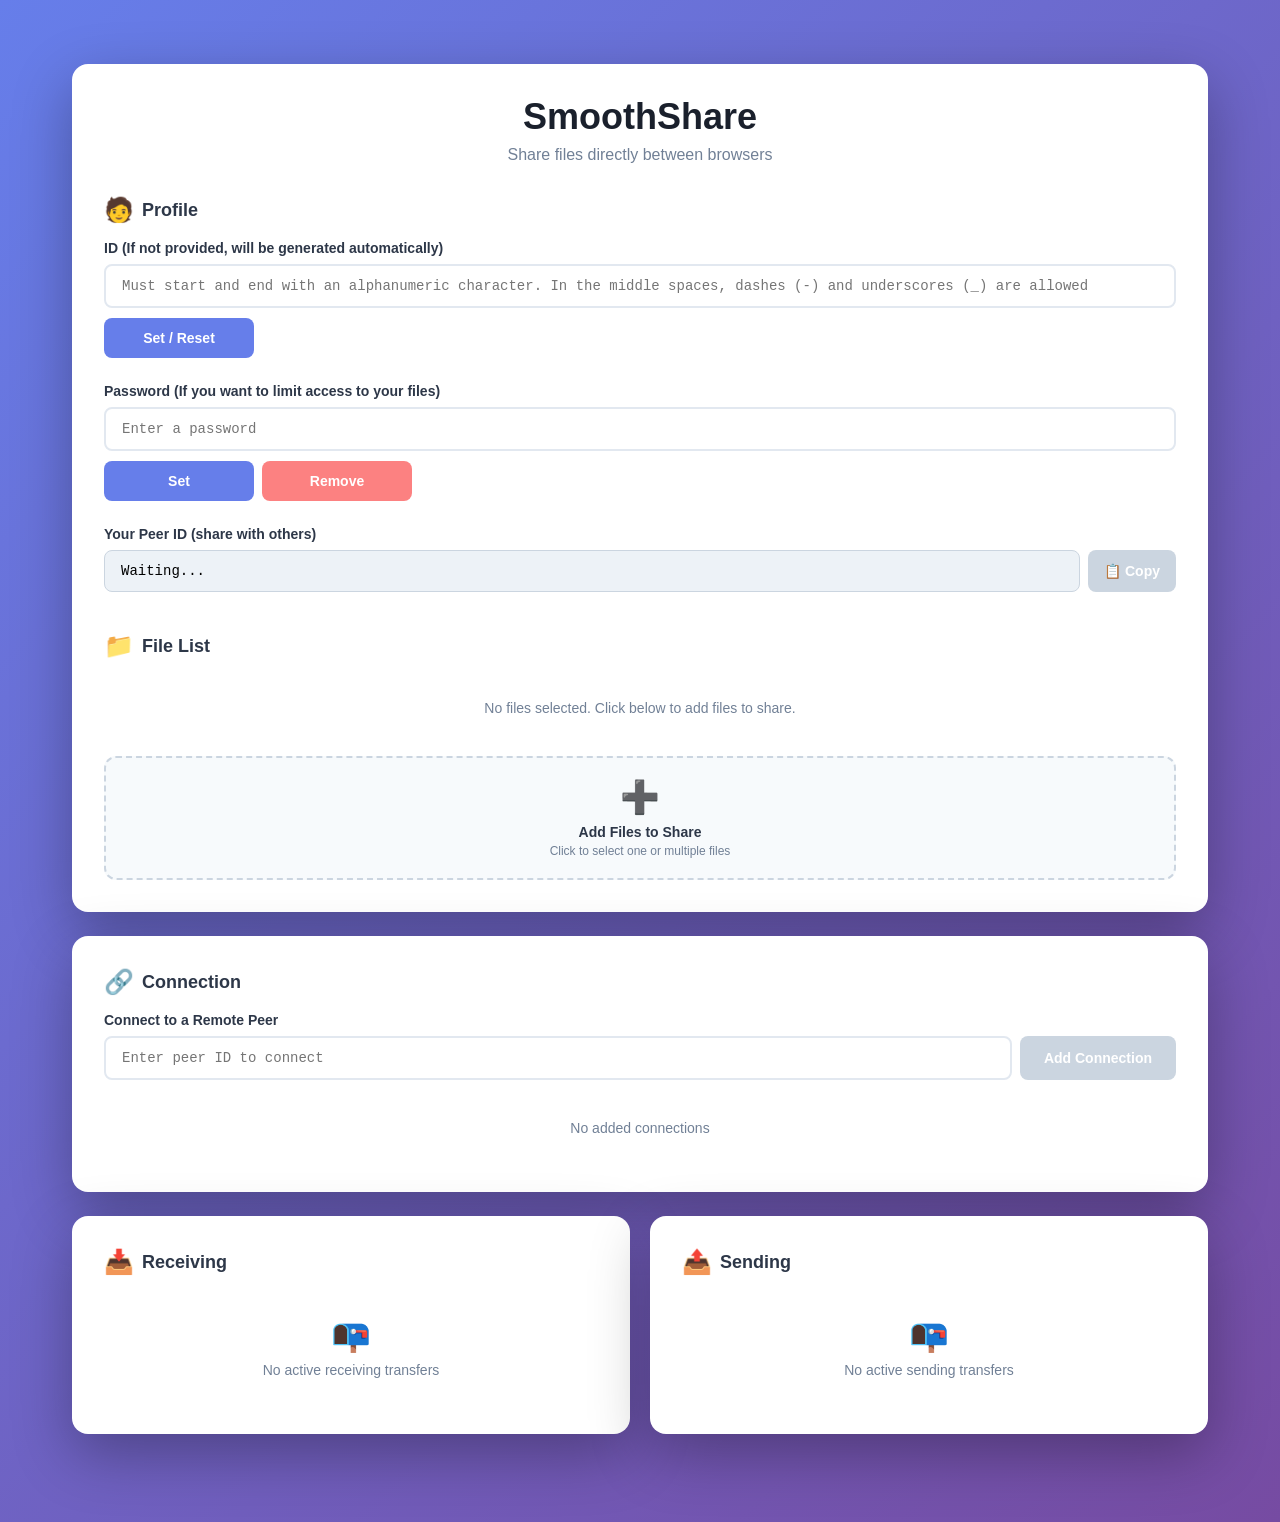
<file: index.html>
<!doctype html>
<html lang="en">

<head>
    <meta charset="UTF-8">
    <meta name="viewport" content="width=device-width, initial-scale=1.0">
    <title>SmoothShare</title>
    <link rel="stylesheet" href="./css/index.css">
    <script src="./vendor/peerjs.min.js"></script>
    <script defer src="./js/index.js"></script>
    <script defer src="./js/p2p_logic.js"></script>
</head>

<body>
    <div class="background-wrapper">
        <div class="app-container">
            <!-- Header -->
            <div class="card">
                <header class="header">
                    <h1 class="title">SmoothShare</h1>
                    <p class="subtitle">Share files directly between browsers</p>
                </header>
                <!-- Profile Section -->
                <section style="margin-bottom: 40px;">
                    <h2 class="section-title"><span class="section-icon">🧑</span>Profile</h2>
                    <div style="display: flex; flex-direction: column; gap: 25px;">
                        <div><label for="profileId" class="connection-label">
                                ID (If not provided, will be generated automatically)</label>
                            <input type="text" id="profileId"
                                placeholder="Must start and end with an alphanumeric character. In the middle spaces, dashes (-) and underscores (_) are allowed"
                                style="width: 100%;">
                            <button class="btn btn-primary" id="setIdBtn" style="width: 150px; margin-top: 10px;">Set /
                                Reset</button>
                        </div>
                        <div><label for="profilePassword" class="connection-label">
                                Password (If you want to limit access to your files)</label> <input type="password"
                                id="profilePassword" placeholder="Enter a password" style="width: 100%;">
                            <div class="connection-actions">
                                <button class="btn btn-primary" style="width: 150px; margin-top: 10px;"
                                    id="setPasswordBtn"> Set</button>
                                <button class="btn btn-danger" style="width: 150px; margin-top: 10px;"
                                    id="removePasswordBtn">Remove</button>
                            </div>
                        </div>
                        <div><label for="myPeerIdDisplay" class="connection-label">Your Peer ID
                                (share with others)</label>
                            <div class="peer-id-container">
                                <div class="peer-id-display" id="myPeerIdDisplay">
                                    Waiting...
                                </div><button class="btn btn-primary btn-icon" id="copyPeerIdBtn" disabled>📋
                                    Copy</button>
                            </div>
                        </div>
                    </div>

                </section>
                <!-- File Selection Section -->
                <section>
                    <h2 class="section-title"><span class="section-icon">📁</span>File List</h2>
                    <div id="fileList" class="file-list">
                        <div class="empty-state">
                            No files selected. Click below to add files to share.
                        </div>
                    </div><label for="fileInput" class="file-input-label">
                        <div class="icon">
                            ➕
                        </div>
                        <div style="font-size: 14px; font-weight: 600; color: #2d3748;">
                            Add Files to Share
                        </div>
                        <div style="font-size: 12px; color: #718096; margin-top: 4px;">
                            Click to select one or multiple files
                        </div>
                    </label> <input type="file" id="fileInput" class="file-input" multiple>
                </section>
            </div>
            <!-- Connection Section -->
            <div class="card">
                <section>
                    <h2 class="section-title"><span class="section-icon">🔗</span> Connection</h2>
                    <div class="connection-info"><label for="remotePeerIdInput" class="connection-label">Connect to a
                            Remote Peer</label>
                        <div class="input-group"><input type="text" id="remotePeerIdInput"
                                placeholder="Enter peer ID to connect">
                            <button class="btn btn-primary" id="connectBtn" disabled>Add Connection</button>
                        </div>
                    </div>
                    <div id="connectionsList" class="connections-list empty-state">No added connections</div>
                </section>
            </div>
            <!-- Transfer Progress Sections -->
            <div class="transfers-grid">
                <!-- Receiving Section -->
                <div class="card" id="recvCard">
                    <section>
                        <h2 class="section-title"><span class="section-icon">📥</span> Receiving</h2>
                        <div id="receivingTransfers" class="transfer-list">
                            <div class="empty-state">
                                <div class="icon">📭</div>
                                No active receiving transfers
                            </div>
                        </div>
                    </section>
                </div>
                <!-- Sending Section -->
                <div class="card">
                    <section>
                        <h2 class="section-title"><span class="section-icon">📤</span> Sending</h2>
                        <div id="sendingTransfers" class="transfer-list">
                            <div class="empty-state">
                                <div class="icon">📭</div>
                                No active sending transfers
                            </div>
                        </div>
                    </section>
                </div>
            </div>
        </div>
    </div>
    <div class="toast" id="toast"></div>
</body>

</html>
</file>
<file: css/index.css>
body {
    box-sizing: border-box;
    margin: 0;
    padding: 0;
    font-family: -apple-system, BlinkMacSystemFont, 'Segoe UI', Roboto, Oxygen, Ubuntu, Cantarell, sans-serif;
}

html {
    height: 100%;
}

* {
    box-sizing: border-box;
}

.background-wrapper {
    min-height: 100%;
    background: linear-gradient(135deg, #667eea 0%, #764ba2 100%);
    padding: 32px 0;
    overflow-x: hidden;
    width: 100%;
}

.app-container {
    width: 100%;
    max-width: 1200px;
    margin: 0 auto;
    padding: 16px;
    box-sizing: border-box;
}

@media (min-width: 768px) {
    .app-container {
        padding: 32px;
    }
}

.card {
    background: white;
    border-radius: 16px;
    padding: 24px;
    box-shadow: 0 20px 60px rgba(0, 0, 0, 0.3);
    margin-bottom: 24px;
}

@media (min-width: 768px) {
    .card {
        padding: 32px;
    }
}

.header {
    text-align: center;
    margin-bottom: 32px;
}

.title {
    font-size: 28px;
    font-weight: 700;
    color: #1a202c;
    margin: 0 0 8px 0;
}

.subtitle {
    font-size: 14px;
    color: #718096;
    margin: 0;
}

.icon {
    font-size: 32px;
    margin-bottom: 8px;
}

@media (min-width: 768px) {
    .title {
        font-size: 36px;
    }

    .subtitle {
        font-size: 16px;
    }
}

.section-title {
    font-size: 18px;
    font-weight: 600;
    color: #2d3748;
    margin: 0 0 16px 0;
    display: flex;
    align-items: center;
    gap: 8px;
}

.section-icon {
    font-size: 24px;
}

/* Profile */
.peer-id-container {
    display: flex;
    gap: 8px;
    align-items: stretch;
    /* margin-bottom: 16px; */
}

.peer-id-display {
    flex: 1;
    padding: 12px 16px;
    background: #edf2f7;
    border-radius: 8px;
    font-family: 'Courier New', monospace;
    font-size: 12px;
    word-break: break-all;
    border: 1px solid #cbd5e0;
    display: flex;
    align-items: center;
}

@media (min-width: 768px) {
    .peer-id-display {
        font-size: 14px;
    }
}

/* File Selection Section */
.file-list {
    display: flex;
    flex-direction: column;
    gap: 8px;
    margin-bottom: 16px;
    max-height: 200px;
    overflow-y: auto;
}

.file-item {
    display: flex;
    align-items: center;
    justify-content: space-between;
    padding: 12px;
    background: #f7fafc;
    border-radius: 8px;
    border: 1px solid #e2e8f0;
}

.file-item-info {
    display: flex;
    align-items: center;
    gap: 12px;
    flex: 1;
    min-width: 0;
}

.file-item-icon {
    font-size: 32px;
    flex-shrink: 0;
}

.file-item-details {
    flex: 1;
    min-width: 0;
}

.file-item-name {
    font-size: 14px;
    font-weight: 600;
    color: #2d3748;
    white-space: nowrap;
    overflow: hidden;
    text-overflow: ellipsis;
}

.file-item-size {
    font-size: 12px;
    color: #718096;
}

.file-item-remove {
    padding: 6px 12px;
    background: #fc8181;
    color: white;
    border: none;
    border-radius: 6px;
    font-size: 12px;
    font-weight: 600;
    cursor: pointer;
    transition: all 0.2s;
    flex-shrink: 0;
}

.file-item-remove:hover {
    background: #f56565;
}

.file-input-label {
    display: block;
    padding: 20px;
    border: 2px dashed #cbd5e0;
    border-radius: 12px;
    text-align: center;
    cursor: pointer;
    transition: all 0.2s;
    background: #f7fafc;
}

.file-input-label:hover {
    border-color: #667eea;
    background: #edf2f7;
}

.file-input {
    display: none;
}

.empty-state {
    text-align: center;
    padding: 24px;
    color: #718096;
    font-size: 14px;
}

/* Connection Section */
.connection-info {
    margin-bottom: 16px;
}

.connection-label {
    font-size: 14px;
    font-weight: 600;
    color: #2d3748;
    margin-bottom: 8px;
    display: block;
}

.input-group {
    display: flex;
    flex-direction: column;
    gap: 8px;
    margin-bottom: 12px;
}

@media (min-width: 768px) {
    .input-group {
        flex-direction: row;
    }
}

input {
    flex: 1;
    padding: 12px 16px;
    border: 2px solid #e2e8f0;
    border-radius: 8px;
    font-size: 14px;
    font-family: 'Courier New', monospace;
    width: 100%;
    box-sizing: border-box;
    min-width: 0;
}

input:focus {
    outline: none;
    border-color: #667eea;
}

@media (min-width: 768px) {
    input {
        width: auto;
    }
}

.btn {
    padding: 12px 24px;
    border: none;
    border-radius: 8px;
    font-size: 14px;
    font-weight: 600;
    cursor: pointer;
    transition: all 0.2s;
    white-space: nowrap;
}

.btn-primary {
    background: #667eea;
    color: white;
}

.btn-primary:hover:not(:disabled) {
    background: #5a67d8;
    transform: translateY(-1px);
    box-shadow: 0 4px 12px rgba(102, 126, 234, 0.4);
}

.btn-primary:disabled {
    background: #cbd5e0;
    cursor: not-allowed;
}

.btn-success {
    background: #48bb78;
    color: white;
}

.btn-success:hover:not(:disabled) {
    background: #38a169;
    transform: translateY(-1px);
}

.btn-success:disabled {
    background: #cbd5e0;
    cursor: not-allowed;
}

.btn-danger {
    background: #fc8181;
    color: white;
}

.btn-danger:hover:not(:disabled) {
    background: #f56565;
    transform: translateY(-1px);
}

.btn-danger:disabled {
    background: #cbd5e0;
    cursor: not-allowed;
}

.btn-icon {
    padding: 12px 16px;
}

.button-group {
    display: flex;
    gap: 8px;
    flex-wrap: wrap;
}

.connection-box {
    padding: 16px;
    background: #f0fdf4;
    border-radius: 12px;
    border: 2px solid #e2e8f0;
    margin-bottom: 12px;
    background: #f8fafc;
    color: #475569;
}

.connection-box-header {
    display: flex;
    align-items: center;
    gap: 8px;
    margin-bottom: 20px;
}

.connection-status-icon {
    font-size: 20px;
}

.connection-peer-id {
    font-family: 'Courier New', monospace;
    font-size: 13px;
    /* color: #166534; */
    font-weight: 600;
    flex: 1;
    word-break: break-all;
}

.connection-actions {
    display: flex;
    gap: 8px;
    flex-wrap: wrap;
}

.connections-list {
    display: flex;
    flex-direction: column;
    gap: 12px;
    margin-top: 16px;
    max-height: 250px;
    overflow-y: auto;
}

.empty-connections {
    text-align: center;
    padding: 24px;
    color: #718096;
    font-size: 14px;
    background: #f7fafc;
    border-radius: 12px;
    border: 1px solid #e2e8f0;
}

/* Transfer Sections */
.transfers-grid {
    display: grid;
    grid-template-columns: 1fr 1fr;
    gap: 20px;
    /* align-items: start; */
}

/* Responsive: stack on small screens */
@media (max-width: 768px) {
    .transfers-grid {
        grid-template-columns: 1fr;
    }

    #recvCard {
        margin-bottom: 0px;
    }
}

.transfer-list {
    /* height: 400px; */
    max-height: 400px;
    overflow-y: auto;
    width: 100%;
    box-sizing: border-box;
}

.transfer-box {
    background: white;
    border-radius: 10px;
    padding: 16px;
    margin-bottom: 12px;
    border: 2px solid #e0e0e0;
    transition: all 0.3s;
}

.transfer-box:hover {
    border-color: #667eea;
    box-shadow: 0 4px 12px rgba(102, 126, 234, 0.1);
}

.transfer-header {
    display: flex;
    justify-content: space-between;
    align-items: center;
    margin-bottom: 10px;
}

.transfer-peer {
    font-weight: 600;
    color: #667eea;
    font-size: 13px;
    font-family: monospace;
    overflow: hidden;
    text-overflow: ellipsis;
}

.transfer-status {
    font-size: 12px;
    padding: 4px 10px;
    border-radius: 12px;
    font-weight: 600;
}

.transfer-status.complete {
    background: #d4edda;
    color: #155724;
}

.transfer-status.active {
    background: #cce5ff;
    color: #004085;
}

.transfer-status.error {
    background: #f8d7da;
    color: #721c24;
}

.transfer-file {
    /* display: block;
    width: 100%;
    max-width: 100%; */
    font-size: 14px;
    color: #333;
    margin-bottom: 8px;
    overflow: hidden;
    text-overflow: ellipsis;
    white-space: normal;
    overflow-wrap: anywhere;
}

.progress-bar {
    width: 100%;
    height: 20px;
    background: #e0e0e0;
    border-radius: 10px;
    overflow: hidden;
}

.progress-fill {
    height: 100%;
    background: linear-gradient(90deg, #667eea, #764ba2);
    transition: width 0.3s;
    display: flex;
    align-items: center;
    justify-content: center;
    color: white;
    font-size: 11px;
    font-weight: 700;
}

/* Utility */
.status {
    padding: 12px;
    border-radius: 8px;
    margin-top: 15px;
    font-size: 14px;
    animation: slideIn 0.3s;
    text-overflow: ellipsis;
    overflow: hidden;
    white-space: normal;
    overflow-wrap: anywhere;
}

@keyframes slideIn {
    from {
        opacity: 0;
        transform: translateY(-10px);
    }

    to {
        opacity: 1;
        transform: translateY(0);
    }
}

.status.success {
    background: #d4edda;
    color: #155724;
    border: 1px solid #c3e6cb;
}

.status.error {
    background: #f8d7da;
    color: #721c24;
    border: 1px solid #f5c6cb;
}

.status.info {
    background: #d1ecf1;
    color: #0c5460;
    border: 1px solid #bee5eb;
}

.toast {
    position: fixed;
    bottom: 24px;
    right: 24px;
    padding: 12px 20px;
    background: #2d3748;
    color: white;
    border-radius: 8px;
    font-size: 14px;
    opacity: 0;
    transform: translateY(20px);
    transition: all 0.3s;
    pointer-events: none;
    z-index: 1000;
}

.toast.show {
    opacity: 1;
    transform: translateY(0);
}
</file>
